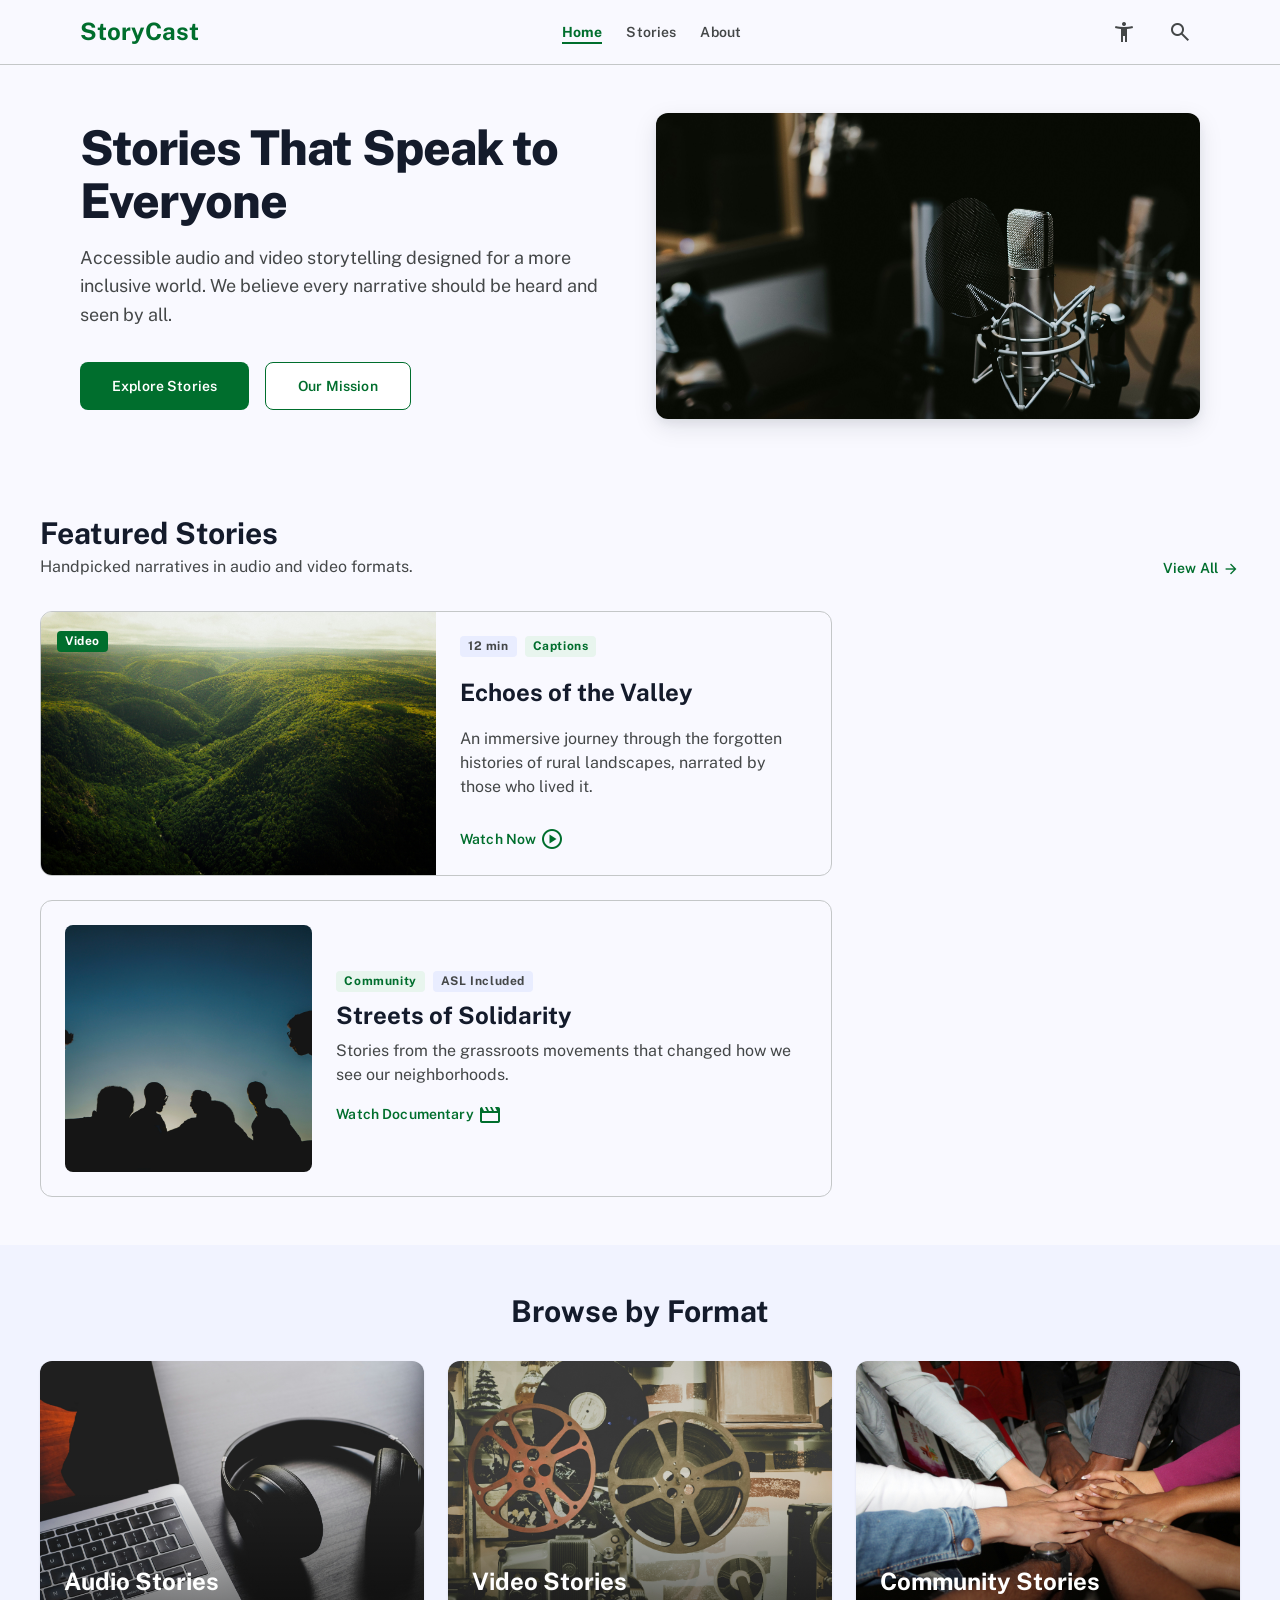
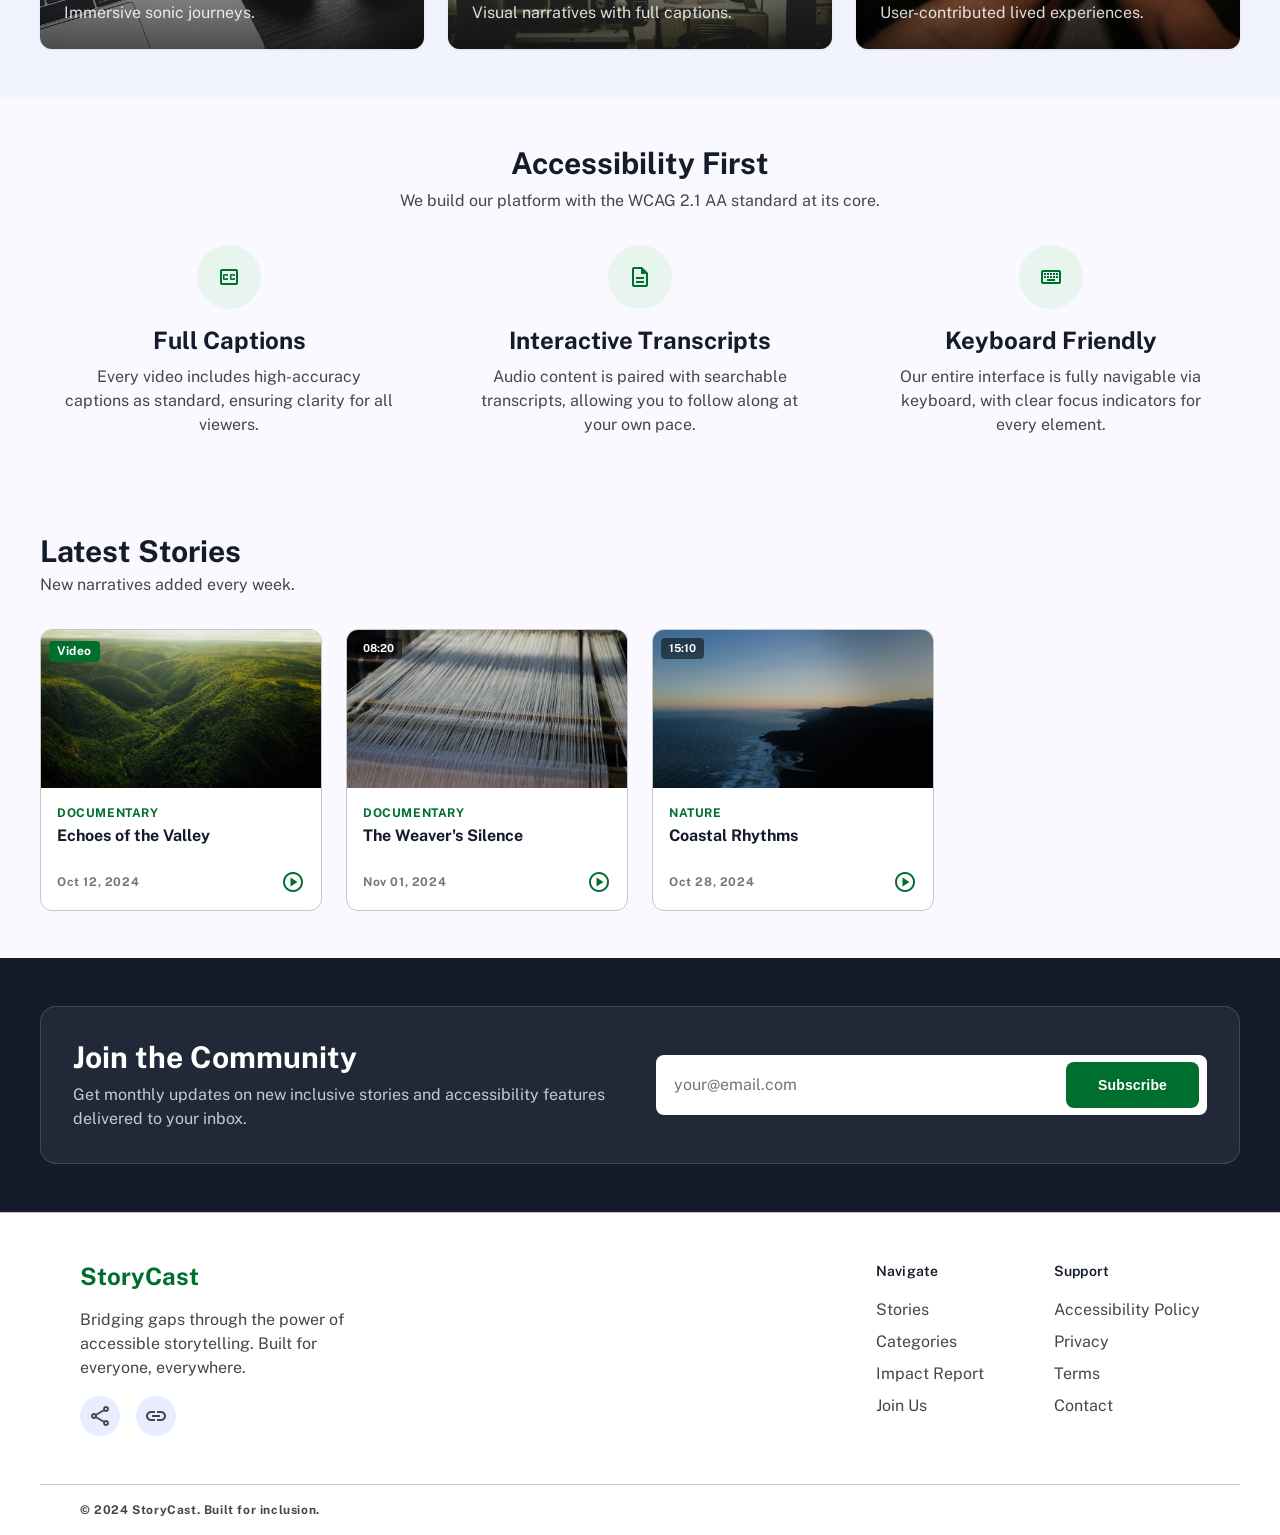
<file: index.html>
<!DOCTYPE html>
<html lang="en">
<head>
  <meta charset="UTF-8" />
  <meta name="viewport" content="width=device-width, initial-scale=1.0" />
  <meta name="description" content="StoryCast — accessible audio and video storytelling. Every story includes transcripts, captions, and keyboard-accessible media players." />
  <title>StoryCast | Stories That Speak to Everyone</title>
  <link rel="preconnect" href="https://fonts.googleapis.com" />
  <link rel="preconnect" href="https://fonts.gstatic.com" crossorigin />
  <link href="https://fonts.googleapis.com/css2?family=Public+Sans:wght@400;600;700;800&display=swap" rel="stylesheet" />
  <link href="https://fonts.googleapis.com/css2?family=Material+Symbols+Outlined:wght,FILL@100..700,0..1&display=swap" rel="stylesheet" />
  <link rel="stylesheet" href="css/main.css" />
</head>
<body>

  <a class="skip-link" href="#main-content">Skip to main content</a>

  <!-- ============================================================
       HEADER
  ============================================================ -->
  <header class="site-header" role="banner">
    <div class="container">
      <nav class="nav" aria-label="Main navigation">

        <a href="index.html" class="nav__logo" aria-label="StoryCast home">StoryCast</a>

        <ul class="nav__links" id="nav-links" role="list">
          <li><a href="index.html" class="nav__link" aria-current="page">Home</a></li>
          <li><a href="index.html#story-grid" class="nav__link">Stories</a></li>
          <li><a href="about.html" class="nav__link">About</a></li>
        </ul>

        <div class="nav__actions">
          <button class="nav__icon-btn" aria-label="Accessibility settings">
            <span class="material-symbols-outlined" aria-hidden="true">accessibility_new</span>
          </button>
          <button class="nav__icon-btn" aria-label="Search stories">
            <span class="material-symbols-outlined" aria-hidden="true">search</span>
          </button>
          <button class="nav__mobile-toggle" aria-expanded="false" aria-controls="nav-links" aria-label="Open navigation menu">
            <span class="material-symbols-outlined" aria-hidden="true">menu</span>
          </button>
        </div>

      </nav>
    </div>
    <div class="nav__mobile-menu" id="mobile-menu" role="dialog" aria-label="Mobile navigation">
      <a href="index.html" class="nav__link" aria-current="page">Home</a>
      <a href="index.html#story-grid" class="nav__link">Stories</a>
      <a href="about.html" class="nav__link">About</a>
    </div>
  </header>

  <!-- ============================================================
       MAIN
  ============================================================ -->
  <main id="main-content" tabindex="-1">

    <!-- HERO -->
    <section class="hero" aria-labelledby="hero-heading">
      <div class="hero__inner container">
        <div class="hero__content">
          <h1 class="hero__heading" id="hero-heading">Stories That Speak to Everyone</h1>
          <p class="hero__body">
            Accessible audio and video storytelling designed for a more inclusive world.
            We believe every narrative should be heard and seen by all.
          </p>
          <div class="hero__actions">
            <a href="#story-grid" class="btn btn--primary">Explore Stories</a>
            <a href="about.html" class="btn btn--outline">Our Mission</a>
          </div>
        </div>
        <div class="hero__media" aria-hidden="true">
          <div class="hero__media-inner">
            <img
              src="assets/media/hero-studio.jpg"
              alt="A professional studio setting with a microphone and camera, with soft green accent lighting and sound wave patterns in the background"
              width="640"
              height="360"
              loading="eager"
            />
          </div>
        </div>
      </div>
    </section>

    <!-- FEATURED STORIES -->
    <section class="featured" aria-labelledby="featured-heading">
      <div class="featured__inner">
        <div class="featured__header">
          <div>
            <h2 class="featured__heading" id="featured-heading">Featured Stories</h2>
            <p class="featured__sub">Handpicked narratives in audio and video formats.</p>
          </div>
          <a href="#story-grid" class="featured__view-all" aria-label="View all stories">
            View All
            <span class="material-symbols-outlined" aria-hidden="true" style="font-size:18px">arrow_forward</span>
          </a>
        </div>

        <div class="featured__grid">

          <!-- Large featured card -->
          <div class="featured__large">
            <a href="story/story-1.html" class="featured-card" aria-label="Watch Echoes of the Valley — 29 second video documentary with captions">
              <div class="featured-card__thumb">
                <img
                  src="assets/media/echoes-thumb.jpg"
                  alt="An elderly storyteller with an expressive face, seated in a sunlit room surrounded by plants"
                  width="480"
                  height="320"
                  loading="lazy"
                />
                <span class="featured-card__thumb-badge">
                  <span class="badge badge--white-solid">Video</span>
                </span>
              </div>
              <div class="featured-card__body">
                <div class="featured-card__badges">
                  <span class="badge badge--gray">12 min</span>
                  <span class="badge badge--green">Captions</span>
                </div>
                <h3 class="featured-card__title">Echoes of the Valley</h3>
                <p class="featured-card__desc">
                  An immersive journey through the forgotten histories of rural landscapes,
                  narrated by those who lived it.
                </p>
                <span class="featured-card__cta">
                  Watch Now
                  <span class="material-symbols-outlined" aria-hidden="true">play_circle</span>
                </span>
              </div>
            </a>
          </div>

          <!-- Horizontal medium card -->
          <div class="featured__horizontal">
            <a href="story/story-1.html" class="horizontal-card" aria-label="Watch Streets of Solidarity — community documentary with ASL interpretation">
              <div class="horizontal-card__thumb">
                <img
                  src="assets/media/solidarity-thumb.jpg"
                  alt="A diverse group of people in a collaborative discussion in a bright, plant-filled community center"
                  width="240"
                  height="240"
                  loading="lazy"
                />
              </div>
              <div class="horizontal-card__body">
                <div class="horizontal-card__badges">
                  <span class="badge badge--green">Community</span>
                  <span class="badge badge--gray">ASL Included</span>
                </div>
                <h3 class="horizontal-card__title">Streets of Solidarity</h3>
                <p class="horizontal-card__desc">
                  Stories from the grassroots movements that changed how we see our neighborhoods.
                </p>
                <span class="horizontal-card__cta">
                  Watch Documentary
                  <span class="material-symbols-outlined" aria-hidden="true">movie</span>
                </span>
              </div>
            </a>
          </div>

        </div>
      </div>
    </section>

    <!-- BROWSE BY FORMAT -->
    <section class="browse" aria-labelledby="browse-heading">
      <div class="browse__inner">
        <h2 class="browse__heading" id="browse-heading">Browse by Format</h2>
        <div class="browse__grid">

          <a href="#story-grid" class="browse-card" aria-label="Browse audio stories — immersive sonic journeys">
            <img
              src="assets/media/audio-category.jpg"
              alt="A high-end audio interface and studio headphones on a white desk with subtle green lighting"
              width="400"
              height="300"
              loading="lazy"
            />
            <div class="browse-card__overlay">
              <h3 class="browse-card__title">Audio Stories</h3>
              <p class="browse-card__desc">Immersive sonic journeys.</p>
            </div>
          </a>

          <a href="#story-grid" class="browse-card" aria-label="Browse video stories — visual narratives with full captions">
            <img
              src="assets/media/video-category.jpg"
              alt="A cinema camera lens on a professional set with green background elements"
              width="400"
              height="300"
              loading="lazy"
            />
            <div class="browse-card__overlay">
              <h3 class="browse-card__title">Video Stories</h3>
              <p class="browse-card__desc">Visual narratives with full captions.</p>
            </div>
          </a>

          <a href="#story-grid" class="browse-card" aria-label="Browse community stories — user-contributed lived experiences">
            <img
              src="assets/media/community-category.jpg"
              alt="A circle of diverse hands from different ages and ethnicities placed together, symbolizing community and unity"
              width="400"
              height="300"
              loading="lazy"
            />
            <div class="browse-card__overlay">
              <h3 class="browse-card__title">Community Stories</h3>
              <p class="browse-card__desc">User-contributed lived experiences.</p>
            </div>
          </a>

        </div>
      </div>
    </section>

    <!-- ACCESSIBILITY HIGHLIGHTS -->
    <section class="a11y-section" aria-labelledby="a11y-heading">
      <div class="a11y-section__inner">
        <div class="a11y-section__header">
          <h2 class="a11y-section__heading" id="a11y-heading">Accessibility First</h2>
          <p class="a11y-section__sub">We build our platform with the WCAG 2.1 AA standard at its core.</p>
        </div>
        <div class="a11y-section__grid">

          <div class="a11y-item">
            <div class="a11y-item__icon" aria-hidden="true">
              <span class="material-symbols-outlined">closed_caption</span>
            </div>
            <h3 class="a11y-item__title">Full Captions</h3>
            <p class="a11y-item__desc">
              Every video includes high-accuracy captions as standard,
              ensuring clarity for all viewers.
            </p>
          </div>

          <div class="a11y-item">
            <div class="a11y-item__icon" aria-hidden="true">
              <span class="material-symbols-outlined">description</span>
            </div>
            <h3 class="a11y-item__title">Interactive Transcripts</h3>
            <p class="a11y-item__desc">
              Audio content is paired with searchable transcripts,
              allowing you to follow along at your own pace.
            </p>
          </div>

          <div class="a11y-item">
            <div class="a11y-item__icon" aria-hidden="true">
              <span class="material-symbols-outlined">keyboard</span>
            </div>
            <h3 class="a11y-item__title">Keyboard Friendly</h3>
            <p class="a11y-item__desc">
              Our entire interface is fully navigable via keyboard,
              with clear focus indicators for every element.
            </p>
          </div>

        </div>
      </div>
    </section>

    <!-- STORY GRID -->
    <section class="featured" id="story-grid" aria-labelledby="stories-heading">
      <div class="featured__inner">
        <div class="featured__header">
          <div>
            <h2 class="featured__heading" id="stories-heading">Latest Stories</h2>
            <p class="featured__sub">New narratives added every week.</p>
          </div>
        </div>

        <ul class="featured__grid" role="list" aria-live="polite" aria-label="Story listings" style="display:grid; grid-template-columns: repeat(auto-fill, minmax(280px, 1fr)); gap: 24px;">

          <li class="related-card" data-category="documentary video">
            <a href="story/story-1.html" class="card" style="display:flex;flex-direction:column;height:100%;text-decoration:none;" aria-label="Watch Echoes of the Valley — documentary, 12 minutes, captions available">
              <div class="card__thumb" style="aspect-ratio:16/9">
                <img src="assets/media/echoes-thumb.jpg" alt="Misty green valley at sunrise with mountains in the background" width="400" height="225" loading="lazy" />
                <span class="card__thumb-badge" style="position:absolute;top:8px;left:8px">
                  <span class="badge badge--white-solid">Video</span>
                </span>
              </div>
              <div class="card__body">
                <p class="card__category">Documentary</p>
                <h3 class="card__title">Echoes of the Valley</h3>
                <p class="card__desc">The acoustic communities of the High Ridge range and the sounds that define them.</p>
                <div class="card__footer">
                  <span class="card__date">Oct 12, 2024</span>
                  <span class="material-symbols-outlined" aria-hidden="true" style="color:#006e2d;font-size:24px">play_circle</span>
                </div>
              </div>
            </a>
          </li>

          <li class="related-card" data-category="documentary video">
            <a href="story/story-1.html" class="card" style="display:flex;flex-direction:column;height:100%;text-decoration:none;" aria-label="Watch The Weaver's Silence — documentary, 8 minutes, captions available">
              <div class="card__thumb" style="aspect-ratio:16/9">
                <img src="assets/media/weavers-thumb.jpg" alt="Traditional wooden loom with colorful threads in a sunlit workshop" width="400" height="225" loading="lazy" />
                <span style="position:absolute;top:8px;left:8px;background:rgba(0,0,0,0.5);color:#fff;font-size:11px;font-weight:700;padding:2px 8px;border-radius:4px">08:20</span>
              </div>
              <div class="card__body">
                <p class="card__category">Documentary</p>
                <h3 class="card__title">The Weaver's Silence</h3>
                <p class="card__desc">An exploration into the dying art of hand-weaving in the remote northern provinces.</p>
                <div class="card__footer">
                  <span class="card__date">Nov 01, 2024</span>
                  <span class="material-symbols-outlined" aria-hidden="true" style="color:#006e2d;font-size:24px">play_circle</span>
                </div>
              </div>
            </a>
          </li>

          <li class="related-card" data-category="nature video">
            <a href="story/story-1.html" class="card" style="display:flex;flex-direction:column;height:100%;text-decoration:none;" aria-label="Watch Coastal Rhythms — nature documentary, 15 minutes, captions available">
              <div class="card__thumb" style="aspect-ratio:16/9">
                <img src="assets/media/coastal-thumb.jpg" alt="Rocky ocean cliffs at twilight with turquoise waves crashing against the shoreline" width="400" height="225" loading="lazy" />
                <span style="position:absolute;top:8px;left:8px;background:rgba(0,0,0,0.5);color:#fff;font-size:11px;font-weight:700;padding:2px 8px;border-radius:4px">15:10</span>
              </div>
              <div class="card__body">
                <p class="card__category">Nature</p>
                <h3 class="card__title">Coastal Rhythms</h3>
                <p class="card__desc">How the tides dictate the social and economic heartbeat of island communities.</p>
                <div class="card__footer">
                  <span class="card__date">Oct 28, 2024</span>
                  <span class="material-symbols-outlined" aria-hidden="true" style="color:#006e2d;font-size:24px">play_circle</span>
                </div>
              </div>
            </a>
          </li>

        </ul>
      </div>
    </section>

    <!-- NEWSLETTER -->
    <section class="newsletter" aria-labelledby="newsletter-heading">
      <div class="newsletter__inner">
        <div class="newsletter__card">
          <div class="newsletter__text">
            <h2 class="newsletter__heading" id="newsletter-heading">Join the Community</h2>
            <p class="newsletter__sub">
              Get monthly updates on new inclusive stories and accessibility
              features delivered to your inbox.
            </p>
          </div>
          <div class="newsletter__form-wrap">
            <form class="newsletter__form" id="newsletter-form" novalidate>
              <div class="newsletter__input-wrap">
                <label class="newsletter__label" for="email-address">Email address</label>
                <input
                  class="newsletter__input"
                  type="email"
                  id="email-address"
                  name="email"
                  placeholder="your@email.com"
                  required
                  aria-describedby="email-error"
                  autocomplete="email"
                />
                <button class="btn btn--primary newsletter__submit" type="submit">Subscribe</button>
              </div>
              <p class="newsletter__error" id="email-error" role="alert" aria-live="polite">
                <span class="material-symbols-outlined" aria-hidden="true" style="font-size:16px">error</span>
                Please enter a valid email address.
              </p>
            </form>
          </div>
        </div>
      </div>
    </section>

  </main>

  <!-- FOOTER -->
  <footer class="site-footer" role="contentinfo">
    <div class="footer__upper">
      <div class="footer__brand">
        <a href="index.html" class="footer__logo" aria-label="StoryCast home">StoryCast</a>
        <p class="footer__tagline">Bridging gaps through the power of accessible storytelling. Built for everyone, everywhere.</p>
        <div class="footer__social">
          <a href="#" class="footer__social-link" aria-label="Follow StoryCast on LinkedIn">
            <span class="material-symbols-outlined" aria-hidden="true">share</span>
          </a>
          <a href="#" class="footer__social-link" aria-label="Follow StoryCast on social media">
            <span class="material-symbols-outlined" aria-hidden="true">link</span>
          </a>
        </div>
      </div>
      <div class="footer__nav-grid">
        <nav aria-label="Site navigation footer links">
          <p class="footer__nav-heading">Navigate</p>
          <ul class="footer__nav-list" role="list">
            <li><a href="index.html#story-grid" class="footer__nav-link">Stories</a></li>
            <li><a href="index.html#story-grid" class="footer__nav-link">Categories</a></li>
            <li><a href="about.html" class="footer__nav-link">Impact Report</a></li>
            <li><a href="about.html#contact" class="footer__nav-link">Join Us</a></li>
          </ul>
        </nav>
        <nav aria-label="Support footer links">
          <p class="footer__nav-heading">Support</p>
          <ul class="footer__nav-list" role="list">
            <li><a href="about.html#a11y" class="footer__nav-link">Accessibility Policy</a></li>
            <li><a href="about.html" class="footer__nav-link">Privacy</a></li>
            <li><a href="about.html" class="footer__nav-link">Terms</a></li>
            <li><a href="about.html#contact" class="footer__nav-link">Contact</a></li>
          </ul>
        </nav>
      </div>
    </div>
    <div class="footer__bottom">
      <p class="footer__copy">&copy; 2024 StoryCast. Built for inclusion.</p>
    </div>
  </footer>
  <script>

    const videos = {
      "Echoes of the Valley": "assets/media/video/echoes-of-the-valley.mp4",
      "The Weaver's Silence": "assets/media/video/the-weavers-silence.mp4",
      "Coastal Rhythms": "assets/media/video/coastal-rhythms.mp4",
      "Streets of Solidarity": "assets/media/video/streets-of-solidarity.mp4"
    };
    
    
    document.querySelectorAll("a").forEach(card => {
    
      card.addEventListener("click", function(e){
    
        const title = this.querySelector(
          ".card__title, .featured-card__title, .horizontal-card__title"
        );
    
    
        if(!title) return;
    
    
        const video = videos[title.textContent.trim()];
    
    
        if(video){
    
          e.preventDefault();
    
    
          window.location.href = video;
    
        }
    
      });
    
    });
    
    </script>
  <script src="js/main.js"></script>
</body>
</html>
</file>
<file: css/main.css>
@layer base {
  *, *::before, *::after {
    box-sizing: border-box;
    margin: 0;
    padding: 0;
  }
  html {
    scroll-behavior: smooth;
  }
  @media (prefers-reduced-motion: reduce) {
    html {
      scroll-behavior: auto;
    }
  }
  body {
    font-family: "Public Sans", system-ui, -apple-system, sans-serif;
    font-size: 16px;
    font-weight: 400;
    line-height: 1.5;
    color: #141b2b;
    background-color: #f9f9ff;
    -webkit-font-smoothing: antialiased;
  }
  img {
    max-width: 100%;
    display: block;
    object-fit: cover;
  }
  a {
    color: #006e2d;
  }
  ul, ol {
    list-style: none;
  }
  h1 {
    font-size: 32px;
    font-weight: 800;
    line-height: 1.2;
  }
  @media (min-width: 768px) {
    h1 {
      font-size: 48px;
      font-weight: 800;
      line-height: 1.1;
      letter-spacing: -0.02em;
    }
  }
  h2 {
    font-size: 30px;
    font-weight: 700;
    line-height: 1.2;
  }
  h3 {
    font-size: 24px;
    font-weight: 700;
    line-height: 1.3;
  }
  @media (prefers-reduced-motion: reduce) {
    *, *::before, *::after {
      animation-duration: 0.01ms !important;
      transition-duration: 0.01ms !important;
    }
  }
}
@layer base {
  :focus-visible {
    outline: none;
    box-shadow: 0 0 0 2px #ffffff, 0 0 0 4px #2563eb;
    border-radius: 8px;
  }
  :focus:not(:focus-visible) {
    outline: none;
  }
}
@layer components {
  .skip-link {
    position: absolute;
    top: -60px;
    left: 0;
    z-index: 9999;
    background: #006e2d;
    color: #ffffff;
    padding: 8px 16px;
    font-size: 14px;
    font-weight: 600;
    text-decoration: none;
    transition: top 0.3s ease;
  }
  .skip-link:focus {
    top: 0;
  }
}
@layer layout {
  .container {
    max-width: 1200px;
    margin-inline: auto;
    padding-inline: 16px;
  }
  @media (min-width: 768px) {
    .container {
      padding-inline: 40px;
    }
  }
}
@layer components {
  .site-header {
    position: sticky;
    top: 0;
    z-index: 50;
    background: #f9f9ff;
    border-bottom: 1px solid #c4c7c8;
  }
  .nav {
    display: flex;
    align-items: center;
    justify-content: space-between;
    height: 64px;
    gap: 32px;
  }
  .nav__logo {
    font-size: 24px;
    font-weight: 700;
    line-height: 1.3;
    font-weight: 700;
    color: #006e2d;
    text-decoration: none;
    flex-shrink: 0;
  }
  .nav__links {
    display: none;
    align-items: center;
    gap: 24px;
  }
  @media (min-width: 768px) {
    .nav__links {
      display: flex;
    }
  }
  .nav__link {
    font-size: 14px;
    font-weight: 600;
    letter-spacing: 0.01em;
    color: #444748;
    text-decoration: none;
    transition: color 0.2s ease;
    padding-bottom: 2px;
  }
  .nav__link:hover {
    color: #006e2d;
  }
  .nav__link[aria-current=page] {
    color: #006e2d;
    font-weight: 700;
    border-bottom: 2px solid #006e2d;
  }
  .nav__actions {
    display: flex;
    align-items: center;
    gap: 16px;
  }
  .nav__icon-btn {
    background: none;
    border: none;
    cursor: pointer;
    padding: 8px;
    border-radius: 9999px;
    display: flex;
    align-items: center;
    justify-content: center;
    color: #444748;
    transition: background 0.2s ease;
  }
  .nav__icon-btn:hover {
    background: #f1f3ff;
  }
  .nav__icon-btn .material-symbols-outlined {
    font-size: 24px;
  }
  .nav__mobile-toggle {
    display: flex;
    background: none;
    border: none;
    cursor: pointer;
    padding: 8px;
    color: #141b2b;
  }
  @media (min-width: 768px) {
    .nav__mobile-toggle {
      display: none;
    }
  }
  .nav__mobile-menu {
    display: none;
    position: absolute;
    top: 64px;
    left: 0;
    right: 0;
    background: #f9f9ff;
    border-bottom: 1px solid #c4c7c8;
    padding: 16px 16px;
    flex-direction: column;
    gap: 16px;
    z-index: 50;
  }
  .nav__mobile-menu.is-open {
    display: flex;
  }
  .nav__mobile-menu .nav__link {
    font-size: 16px;
    padding: 8px 0;
    border-bottom: 1px solid #c4c7c8;
  }
  .nav__mobile-menu .nav__link:last-child {
    border-bottom: none;
  }
}
@layer components {
  .btn {
    display: inline-flex;
    align-items: center;
    justify-content: center;
    gap: 8px;
    padding: 16px 32px;
    font-size: 14px;
    font-weight: 600;
    letter-spacing: 0.01em;
    border-radius: 8px;
    border: none;
    cursor: pointer;
    text-decoration: none;
    transition: background 0.2s ease, transform 0.2s ease;
    line-height: 1;
  }
  .btn--primary {
    background: #006e2d;
    color: #ffffff;
  }
  .btn--primary:hover {
    background: #004d1f;
    color: #ffffff;
  }
  .btn--outline {
    background: #ffffff;
    color: #006e2d;
    border: 1px solid #006e2d;
  }
  .btn--outline:hover {
    background: #e8f5ee;
  }
  .btn--sm {
    padding: 8px 16px;
    font-size: 12px;
  }
}
@layer components {
  .badge {
    display: inline-flex;
    align-items: center;
    gap: 4px;
    padding: 2px 8px;
    font-size: 12px;
    font-weight: 700;
    letter-spacing: 0.05em;
    border-radius: 4px;
    line-height: 1.4;
  }
  .badge--green {
    background: #e8f5ee;
    color: #006e2d;
  }
  .badge--gray {
    background: #e9edff;
    color: #444748;
  }
  .badge--white-solid {
    background: #006e2d;
    color: #ffffff;
  }
}
@layer components {
  .card {
    background: #ffffff;
    border: 1px solid #c4c7c8;
    border-radius: 12px;
    overflow: hidden;
    transition: transform 0.2s ease, box-shadow 0.2s ease;
  }
  .card:hover {
    transform: translateY(-4px);
    box-shadow: 0 4px 12px rgba(20, 27, 43, 0.08), 0 2px 4px rgba(20, 27, 43, 0.04);
  }
  .card__thumb {
    position: relative;
    overflow: hidden;
    background: #e9edff;
  }
  .card__thumb img {
    width: 100%;
    height: 100%;
    object-fit: cover;
    transition: transform 0.5s ease;
  }
  .card__thumb:hover img {
    transform: scale(1.05);
  }
  .card__thumb-badge {
    position: absolute;
    top: 8px;
    left: 8px;
  }
  .card__body {
    padding: 16px;
    display: flex;
    flex-direction: column;
    flex: 1;
  }
  .card__category {
    font-size: 12px;
    font-weight: 700;
    letter-spacing: 0.05em;
    color: #006e2d;
    text-transform: uppercase;
    margin-bottom: 4px;
  }
  .card__title {
    font-size: 24px;
    font-weight: 700;
    line-height: 1.3;
    color: #141b2b;
    margin-bottom: 8px;
    line-height: 1.25;
    transition: color 0.2s ease;
  }
  .card:hover .card__title {
    color: #006e2d;
  }
  .card__desc {
    font-size: 16px;
    font-weight: 400;
    line-height: 1.5;
    color: #444748;
    display: -webkit-box;
    -webkit-line-clamp: 2;
    -webkit-box-orient: vertical;
    overflow: hidden;
  }
  .card__footer {
    margin-top: auto;
    padding-top: 16px;
    display: flex;
    align-items: center;
    justify-content: space-between;
  }
  .card__date {
    font-size: 12px;
    font-weight: 700;
    letter-spacing: 0.05em;
    color: #747878;
  }
}
@layer components {
  .hero {
    padding: 48px 16px;
  }
  @media (min-width: 768px) {
    .hero {
      padding: 48px 40px;
    }
  }
  .hero__inner {
    max-width: 1200px;
    margin-inline: auto;
    display: grid;
    gap: 32px;
    align-items: center;
  }
  @media (min-width: 768px) {
    .hero__inner {
      grid-template-columns: 1fr 1fr;
    }
  }
  .hero__content {
    z-index: 1;
  }
  .hero__heading {
    font-size: 32px;
    font-weight: 800;
    line-height: 1.2;
    color: #141b2b;
    margin-bottom: 16px;
  }
  @media (min-width: 768px) {
    .hero__heading {
      font-size: 48px;
      font-weight: 800;
      line-height: 1.1;
      letter-spacing: -0.02em;
    }
  }
  .hero__body {
    font-size: 18px;
    font-weight: 400;
    line-height: 1.6;
    color: #444748;
    margin-bottom: 32px;
    max-width: 48ch;
  }
  .hero__actions {
    display: flex;
    flex-wrap: wrap;
    gap: 16px;
  }
  .hero__media {
    display: none;
  }
  @media (min-width: 768px) {
    .hero__media {
      display: block;
    }
  }
  .hero__media-inner {
    border-radius: 12px;
    overflow: hidden;
    aspect-ratio: 16/9;
    box-shadow: 0 8px 24px rgba(20, 27, 43, 0.1), 0 4px 8px rgba(20, 27, 43, 0.06);
  }
  .hero__media-inner img {
    width: 100%;
    height: 100%;
  }
}
@layer components {
  .featured {
    padding: 48px 16px;
  }
  @media (min-width: 768px) {
    .featured {
      padding: 48px 40px;
    }
  }
  .featured__inner {
    max-width: 1200px;
    margin-inline: auto;
  }
  .featured__header {
    display: flex;
    justify-content: space-between;
    align-items: flex-end;
    margin-bottom: 32px;
    flex-wrap: wrap;
    gap: 16px;
  }
  .featured__heading {
    font-size: 30px;
    font-weight: 700;
    line-height: 1.2;
    color: #141b2b;
  }
  .featured__sub {
    font-size: 16px;
    font-weight: 400;
    line-height: 1.5;
    color: #444748;
    margin-top: 4px;
  }
  .featured__view-all {
    font-size: 14px;
    font-weight: 600;
    letter-spacing: 0.01em;
    color: #006e2d;
    text-decoration: none;
    display: flex;
    align-items: center;
    gap: 4px;
    white-space: nowrap;
  }
  .featured__view-all:hover {
    text-decoration: underline;
  }
  .featured__grid {
    display: grid;
    gap: 24px;
  }
  @media (min-width: 768px) {
    .featured__grid {
      grid-template-columns: repeat(12, 1fr);
    }
  }
  @media (min-width: 768px) {
    .featured__large {
      grid-column: span 8;
    }
  }
  @media (min-width: 768px) {
    .featured__horizontal {
      grid-column: span 8;
    }
  }
  .featured-card {
    display: flex;
    flex-direction: column;
    height: 100%;
    border: 1px solid #c4c7c8;
    border-radius: 12px;
    overflow: hidden;
    transition: transform 0.2s ease, box-shadow 0.2s ease;
    text-decoration: none;
    color: inherit;
  }
  @media (min-width: 768px) {
    .featured-card {
      flex-direction: row;
    }
  }
  .featured-card:hover {
    transform: translateY(-4px);
    box-shadow: 0 4px 12px rgba(20, 27, 43, 0.08), 0 2px 4px rgba(20, 27, 43, 0.04);
  }
  .featured-card__thumb {
    position: relative;
    overflow: hidden;
    height: 256px;
    flex-shrink: 0;
  }
  @media (min-width: 768px) {
    .featured-card__thumb {
      width: 50%;
      height: auto;
    }
  }
  .featured-card__thumb img {
    width: 100%;
    height: 100%;
    object-fit: cover;
    transition: transform 0.5s ease;
  }
  .featured-card__thumb:hover img {
    transform: scale(1.05);
  }
  .featured-card__thumb-badge {
    position: absolute;
    top: 16px;
    left: 16px;
  }
  .featured-card__body {
    padding: 24px;
    display: flex;
    flex-direction: column;
    justify-content: space-between;
    flex: 1;
  }
  .featured-card__badges {
    display: flex;
    gap: 8px;
    margin-bottom: 8px;
    flex-wrap: wrap;
  }
  .featured-card__title {
    font-size: 24px;
    font-weight: 700;
    line-height: 1.3;
    color: #141b2b;
    margin-bottom: 8px;
    transition: color 0.2s ease;
  }
  .featured-card:hover .featured-card__title {
    color: #006e2d;
  }
  .featured-card__desc {
    font-size: 16px;
    font-weight: 400;
    line-height: 1.5;
    color: #444748;
    margin-bottom: 16px;
  }
  .featured-card__cta {
    font-size: 14px;
    font-weight: 600;
    letter-spacing: 0.01em;
    color: #006e2d;
    background: none;
    border: none;
    cursor: pointer;
    display: flex;
    align-items: center;
    gap: 4px;
    padding: 0;
    transition: transform 0.2s ease;
    text-decoration: none;
  }
  .featured-card__cta:hover {
    transform: translateX(4px);
  }
  .featured-card__cta .material-symbols-outlined {
    font-size: 20px;
  }
  .horizontal-card {
    display: flex;
    flex-direction: column;
    gap: 24px;
    padding: 24px;
    border: 1px solid #c4c7c8;
    border-radius: 12px;
    height: 100%;
    transition: transform 0.2s ease, box-shadow 0.2s ease;
    text-decoration: none;
    color: inherit;
  }
  @media (min-width: 768px) {
    .horizontal-card {
      flex-direction: row;
    }
  }
  .horizontal-card:hover {
    transform: translateY(-4px);
    box-shadow: 0 4px 12px rgba(20, 27, 43, 0.08), 0 2px 4px rgba(20, 27, 43, 0.04);
  }
  .horizontal-card__thumb {
    flex-shrink: 0;
    border-radius: 8px;
    overflow: hidden;
    aspect-ratio: 16/9;
  }
  @media (min-width: 768px) {
    .horizontal-card__thumb {
      width: 33.333%;
      aspect-ratio: 1;
    }
  }
  .horizontal-card__thumb img {
    width: 100%;
    height: 100%;
    object-fit: cover;
    transition: transform 0.5s ease;
  }
  .horizontal-card__thumb:hover img {
    transform: scale(1.05);
  }
  .horizontal-card__body {
    display: flex;
    flex-direction: column;
    justify-content: center;
  }
  .horizontal-card__badges {
    display: flex;
    gap: 8px;
    margin-bottom: 8px;
  }
  .horizontal-card__title {
    font-size: 24px;
    font-weight: 700;
    line-height: 1.3;
    color: #141b2b;
    margin-bottom: 8px;
    transition: color 0.2s ease;
  }
  .horizontal-card:hover .horizontal-card__title {
    color: #006e2d;
  }
  .horizontal-card__desc {
    font-size: 16px;
    font-weight: 400;
    line-height: 1.5;
    color: #444748;
    margin-bottom: 16px;
  }
  .horizontal-card__cta {
    font-size: 14px;
    font-weight: 600;
    letter-spacing: 0.01em;
    color: #006e2d;
    background: none;
    border: none;
    cursor: pointer;
    display: inline-flex;
    align-items: center;
    gap: 4px;
    padding: 0;
    transition: transform 0.2s ease;
    text-decoration: none;
  }
  .horizontal-card__cta:hover {
    transform: translateX(4px);
  }
}
@layer components {
  .browse {
    background: #f1f3ff;
    padding: 48px 16px;
  }
  @media (min-width: 768px) {
    .browse {
      padding: 48px 40px;
    }
  }
  .browse__inner {
    max-width: 1200px;
    margin-inline: auto;
  }
  .browse__heading {
    font-size: 30px;
    font-weight: 700;
    line-height: 1.2;
    text-align: center;
    margin-bottom: 32px;
  }
  .browse__grid {
    display: grid;
    gap: 24px;
    grid-template-columns: 1fr;
  }
  @media (min-width: 768px) {
    .browse__grid {
      grid-template-columns: repeat(3, 1fr);
    }
  }
  .browse-card {
    position: relative;
    border-radius: 12px;
    overflow: hidden;
    aspect-ratio: 4/3;
    box-shadow: 0 1px 3px rgba(20, 27, 43, 0.06), 0 1px 2px rgba(20, 27, 43, 0.04);
    display: block;
    text-decoration: none;
  }
  .browse-card img {
    width: 100%;
    height: 100%;
    object-fit: cover;
    transition: transform 0.7s ease;
  }
  .browse-card:hover img {
    transform: scale(1.1);
  }
  .browse-card__overlay {
    position: absolute;
    inset: 0;
    background: linear-gradient(to top, rgba(0, 0, 0, 0.65) 0%, transparent 55%);
    display: flex;
    flex-direction: column;
    justify-content: flex-end;
    padding: 24px;
  }
  .browse-card__title {
    font-size: 24px;
    font-weight: 700;
    line-height: 1.3;
    color: #ffffff;
  }
  .browse-card__desc {
    font-size: 16px;
    font-weight: 400;
    line-height: 1.5;
    color: rgba(255, 255, 255, 0.85);
    margin-top: 4px;
  }
}
@layer components {
  .a11y-section {
    padding: 48px 16px;
  }
  @media (min-width: 768px) {
    .a11y-section {
      padding: 48px 40px;
    }
  }
  .a11y-section__inner {
    max-width: 1200px;
    margin-inline: auto;
  }
  .a11y-section__header {
    text-align: center;
    margin-bottom: 32px;
  }
  .a11y-section__heading {
    font-size: 30px;
    font-weight: 700;
    line-height: 1.2;
    margin-bottom: 8px;
  }
  .a11y-section__sub {
    font-size: 16px;
    font-weight: 400;
    line-height: 1.5;
    color: #444748;
  }
  .a11y-section__grid {
    display: grid;
    gap: 32px;
    grid-template-columns: 1fr;
  }
  @media (min-width: 768px) {
    .a11y-section__grid {
      grid-template-columns: repeat(3, 1fr);
    }
  }
  .a11y-item {
    text-align: center;
    padding: 0 24px;
  }
  .a11y-item__icon {
    width: 64px;
    height: 64px;
    background: #e8f5ee;
    color: #006e2d;
    border-radius: 9999px;
    display: flex;
    align-items: center;
    justify-content: center;
    margin: 0 auto 16px;
  }
  .a11y-item__icon .material-symbols-outlined {
    font-size: 36px;
  }
  .a11y-item__title {
    font-size: 24px;
    font-weight: 700;
    line-height: 1.3;
    margin-bottom: 8px;
  }
  .a11y-item__desc {
    font-size: 16px;
    font-weight: 400;
    line-height: 1.5;
    color: #444748;
  }
}
@layer components {
  .newsletter {
    background: #141b2b;
    padding: 48px 16px;
  }
  @media (min-width: 768px) {
    .newsletter {
      padding: 48px 40px;
    }
  }
  .newsletter__inner {
    max-width: 1200px;
    margin-inline: auto;
  }
  .newsletter__card {
    background: rgba(255, 255, 255, 0.06);
    border: 1px solid rgba(255, 255, 255, 0.15);
    border-radius: 16px;
    padding: 32px;
    display: flex;
    flex-direction: column;
    gap: 32px;
    align-items: center;
    text-align: center;
  }
  @media (min-width: 768px) {
    .newsletter__card {
      flex-direction: row;
      text-align: left;
    }
  }
  .newsletter__text {
    flex: 1;
  }
  .newsletter__heading {
    font-size: 30px;
    font-weight: 700;
    line-height: 1.2;
    color: #ffffff;
    margin-bottom: 8px;
  }
  .newsletter__sub {
    font-size: 16px;
    font-weight: 400;
    line-height: 1.5;
    color: rgba(255, 255, 255, 0.75);
  }
  .newsletter__form-wrap {
    flex: 1;
    width: 100%;
  }
  .newsletter__form {
    display: flex;
    flex-direction: column;
    gap: 8px;
    width: 100%;
  }
  .newsletter__input-wrap {
    position: relative;
    width: 100%;
  }
  .newsletter__label {
    position: absolute;
    width: 1px;
    height: 1px;
    overflow: hidden;
    clip: rect(0, 0, 0, 0);
  }
  .newsletter__input {
    width: 100%;
    background: #ffffff;
    border: 2px solid transparent;
    border-radius: 8px;
    padding: 16px;
    font-family: "Public Sans", system-ui, -apple-system, sans-serif;
    font-size: 16px;
    font-weight: 400;
    line-height: 1.5;
    color: #141b2b;
    outline: none;
    transition: border-color 0.2s ease;
  }
  .newsletter__input:focus {
    border-color: #006e2d;
  }
  .newsletter__submit {
    margin-top: 8px;
  }
  @media (min-width: 768px) {
    .newsletter__submit {
      position: absolute;
      right: 8px;
      top: 50%;
      transform: translateY(-50%);
      margin-top: 0;
    }
  }
  .newsletter__error {
    display: none;
    color: #ffdad6;
    font-size: 12px;
    margin-top: 4px;
  }
  .newsletter__error.is-visible {
    display: flex;
    align-items: center;
    gap: 4px;
  }
}
@layer components {
  .site-footer {
    background: #ffffff;
    border-top: 1px solid #c4c7c8;
  }
  .footer__upper {
    max-width: 1200px;
    margin-inline: auto;
    padding: 48px 16px;
    display: flex;
    flex-direction: column;
    gap: 24px;
  }
  @media (min-width: 768px) {
    .footer__upper {
      flex-direction: row;
      justify-content: space-between;
      padding: 48px 40px;
    }
  }
  .footer__brand {
    display: flex;
    flex-direction: column;
    gap: 16px;
    max-width: 300px;
  }
  .footer__logo {
    font-size: 24px;
    font-weight: 700;
    line-height: 1.3;
    font-weight: 700;
    color: #006e2d;
    text-decoration: none;
  }
  .footer__tagline {
    font-size: 16px;
    font-weight: 400;
    line-height: 1.5;
    color: #444748;
  }
  .footer__social {
    display: flex;
    gap: 16px;
  }
  .footer__social-link {
    padding: 8px;
    background: #e9edff;
    border-radius: 9999px;
    display: flex;
    align-items: center;
    color: #444748;
    text-decoration: none;
    transition: color 0.2s ease, background 0.2s ease;
  }
  .footer__social-link:hover {
    color: #006e2d;
    background: #e8f5ee;
  }
  .footer__social-link .material-symbols-outlined {
    font-size: 20px;
  }
  .footer__nav-grid {
    display: grid;
    grid-template-columns: repeat(2, 1fr);
    gap: 32px;
  }
  .footer__nav-heading {
    font-size: 14px;
    font-weight: 600;
    letter-spacing: 0.01em;
    color: #141b2b;
    margin-bottom: 16px;
  }
  .footer__nav-list {
    display: flex;
    flex-direction: column;
    gap: 8px;
  }
  .footer__nav-link {
    font-size: 16px;
    font-weight: 400;
    line-height: 1.5;
    color: #444748;
    text-decoration: none;
    transition: color 0.2s ease;
  }
  .footer__nav-link:hover {
    color: #006e2d;
  }
  .footer__bottom {
    max-width: 1200px;
    margin-inline: auto;
    padding: 16px 16px;
    border-top: 1px solid #c4c7c8;
    text-align: center;
  }
  @media (min-width: 768px) {
    .footer__bottom {
      text-align: left;
      padding: 16px 40px;
    }
  }
  .footer__copy {
    font-size: 12px;
    font-weight: 700;
    letter-spacing: 0.05em;
    color: #444748;
  }
}
@layer components {
  .story-header {
    max-width: 1200px;
    margin-inline: auto;
    padding: 48px 16px 24px;
  }
  @media (min-width: 768px) {
    .story-header {
      padding: 48px 40px 24px;
    }
  }
  .story-header__heading {
    font-size: 32px;
    font-weight: 800;
    line-height: 1.2;
    color: #141b2b;
    margin-bottom: 8px;
  }
  @media (min-width: 768px) {
    .story-header__heading {
      font-size: 48px;
      font-weight: 800;
      line-height: 1.1;
      letter-spacing: -0.02em;
    }
  }
  .story-header__meta {
    display: flex;
    flex-wrap: wrap;
    align-items: center;
    gap: 16px;
    font-size: 14px;
    font-weight: 600;
    letter-spacing: 0.01em;
    color: #444748;
  }
  .story-header__meta-item {
    display: flex;
    align-items: center;
    gap: 4px;
  }
  .story-header__meta-item .material-symbols-outlined {
    font-size: 18px;
  }
  .story-header__meta-dot {
    width: 4px;
    height: 4px;
    background: #c4c7c8;
    border-radius: 9999px;
    display: none;
  }
  @media (min-width: 480px) {
    .story-header__meta-dot {
      display: block;
    }
  }
  .story-layout {
    max-width: 1200px;
    margin-inline: auto;
    padding: 0 16px 48px;
    display: grid;
    gap: 24px;
    align-items: start;
  }
  @media (min-width: 768px) {
    .story-layout {
      padding: 0 40px 48px;
    }
  }
  @media (min-width: 1024px) {
    .story-layout {
      grid-template-columns: 1fr 380px;
    }
  }
  .video-player {
    position: relative;
    aspect-ratio: 16/9;
    background: #000;
    border-radius: 12px;
    overflow: hidden;
    box-shadow: 0 8px 24px rgba(20, 27, 43, 0.1), 0 4px 8px rgba(20, 27, 43, 0.06);
    border: 1px solid #c4c7c8;
    margin-bottom: 24px;
  }
  .video-player__thumb {
    position: absolute;
    inset: 0;
    background-size: cover;
    background-position: center;
  }
  .video-player__overlay {
    position: absolute;
    inset: 0;
    background: linear-gradient(0deg, rgba(0, 0, 0, 0.75) 0%, transparent 55%);
    display: flex;
    flex-direction: column;
    justify-content: flex-end;
    padding: 24px;
    opacity: 1;
    transition: opacity 0.2s ease;
  }
  .video-player__controls {
    display: flex;
    align-items: center;
    justify-content: space-between;
    width: 100%;
    color: #ffffff;
  }
  .video-player__controls-left {
    display: flex;
    align-items: center;
    gap: 16px;
  }
  .video-player__controls-right {
    display: flex;
    align-items: center;
    gap: 16px;
  }
  .video-player__play-btn {
    background: none;
    border: none;
    cursor: pointer;
    color: #ffffff;
    display: flex;
    padding: 0;
    transition: color 0.2s ease;
  }
  .video-player__play-btn:hover {
    color: #006e2d;
  }
  .video-player__play-btn .material-symbols-outlined {
    font-size: 36px;
  }
  .video-player__progress {
    width: 192px;
    height: 4px;
    background: rgba(255, 255, 255, 0.3);
    border-radius: 9999px;
    overflow: hidden;
    position: relative;
  }
  .video-player__progress-fill {
    position: absolute;
    inset: 0;
    background: #006e2d;
    width: 33%;
  }
  .video-player__time {
    font-size: 14px;
    font-weight: 600;
    letter-spacing: 0.01em;
    white-space: nowrap;
  }
  .video-player__ctrl-btn {
    background: none;
    border: none;
    cursor: pointer;
    color: #ffffff;
    display: flex;
    padding: 0;
    transition: color 0.2s ease;
  }
  .video-player__ctrl-btn:hover {
    color: #006e2d;
  }
  .video-player__ctrl-btn .material-symbols-outlined {
    font-size: 24px;
  }
  .story-description {
    margin-bottom: 24px;
  }
  .story-description__heading {
    font-size: 24px;
    font-weight: 700;
    line-height: 1.3;
    margin-bottom: 8px;
  }
  .story-description__body {
    font-size: 18px;
    font-weight: 400;
    line-height: 1.6;
    color: #444748;
    max-width: 72ch;
    line-height: 1.6;
  }
  .transcript-panel {
    background: #f1f3ff;
    border: 1px solid #c4c7c8;
    border-radius: 12px;
    padding: 24px;
    display: flex;
    flex-direction: column;
    max-height: 600px;
  }
  .transcript-panel__header {
    display: flex;
    align-items: center;
    justify-content: space-between;
    margin-bottom: 16px;
    padding-bottom: 16px;
    border-bottom: 1px solid #c4c7c8;
  }
  .transcript-panel__heading {
    font-size: 24px;
    font-weight: 700;
    line-height: 1.3;
  }
  .transcript-panel__download {
    font-size: 14px;
    font-weight: 600;
    letter-spacing: 0.01em;
    color: #006e2d;
    text-decoration: none;
    display: flex;
    align-items: center;
    gap: 4px;
    transition: text-decoration 0.2s ease;
  }
  .transcript-panel__download:hover {
    text-decoration: underline;
  }
  .transcript-panel__download .material-symbols-outlined {
    font-size: 18px;
  }
  .transcript-panel__scroll {
    overflow-y: auto;
    padding-right: 8px;
    display: flex;
    flex-direction: column;
    gap: 16px;
  }
  .transcript-panel__scroll::-webkit-scrollbar {
    width: 6px;
  }
  .transcript-panel__scroll::-webkit-scrollbar-track {
    background: #f1f1f1;
  }
  .transcript-panel__scroll::-webkit-scrollbar-thumb {
    background: #747878;
    border-radius: 10px;
  }
  .transcript-panel__entry {
    font-size: 16px;
    font-weight: 400;
    line-height: 1.5;
    color: #444748;
  }
  .transcript-panel__entry--active {
    padding: 8px;
    background: #7cf994;
    border-left: 4px solid #006e2d;
    border-radius: 0 8px 8px 0;
    color: #141b2b;
  }
  .transcript-panel__timestamp {
    font-size: 12px;
    font-weight: 700;
    letter-spacing: 0.05em;
    color: #006e2d;
    display: block;
    margin-bottom: 4px;
  }
  .transcript-panel__entry--active .transcript-panel__timestamp {
    color: #007230;
  }
  .story-pagination {
    max-width: 1200px;
    margin-inline: auto;
    padding: 32px 16px;
    border-top: 1px solid #c4c7c8;
    border-bottom: 1px solid #c4c7c8;
    margin-bottom: 48px;
    display: flex;
    flex-direction: column;
    gap: 24px;
  }
  @media (min-width: 480px) {
    .story-pagination {
      flex-direction: row;
      justify-content: space-between;
      align-items: center;
      padding: 32px 40px;
    }
  }
  .pagination-link {
    display: flex;
    align-items: center;
    gap: 16px;
    text-decoration: none;
    color: inherit;
    max-width: 280px;
  }
  .pagination-link:hover .pagination-link__label {
    color: #006e2d;
  }
  .pagination-link__icon {
    padding: 8px;
    border-radius: 9999px;
    border: 1px solid #747878;
    display: flex;
    align-items: center;
    transition: border-color 0.2s ease;
    flex-shrink: 0;
  }
  .pagination-link__icon .material-symbols-outlined {
    color: #747878;
    font-size: 24px;
  }
  .pagination-link:hover .pagination-link__icon {
    border-color: #006e2d;
  }
  .pagination-link:hover .pagination-link__icon .material-symbols-outlined {
    color: #006e2d;
  }
  .pagination-link__sup {
    font-size: 12px;
    font-weight: 700;
    letter-spacing: 0.05em;
    color: #444748;
    text-transform: uppercase;
    letter-spacing: 0.05em;
    display: block;
  }
  .pagination-link__label {
    font-size: 14px;
    font-weight: 600;
    letter-spacing: 0.01em;
    color: #141b2b;
    display: block;
    transition: color 0.2s ease;
  }
  .pagination-link--next {
    margin-left: auto;
    text-align: right;
  }
  .related {
    max-width: 1200px;
    margin-inline: auto;
    padding: 0 16px 48px;
  }
  @media (min-width: 768px) {
    .related {
      padding: 0 40px 48px;
    }
  }
  .related__heading {
    font-size: 30px;
    font-weight: 700;
    line-height: 1.2;
    margin-bottom: 24px;
  }
  .related__grid {
    display: grid;
    gap: 24px;
    grid-template-columns: 1fr;
  }
  @media (min-width: 768px) {
    .related__grid {
      grid-template-columns: repeat(2, 1fr);
    }
  }
  @media (min-width: 1024px) {
    .related__grid {
      grid-template-columns: repeat(3, 1fr);
    }
  }
  .related-card {
    container-type: inline-size;
    container-name: related-card;
  }
  @container related-card (max-width: 300px) {
    .card__desc {
      display: none;
    }
    .card__title {
      font-size: 16px;
    }
  }
}
@layer components {
  .about-hero {
    max-width: 1200px;
    margin-inline: auto;
    padding: 48px 16px;
  }
  @media (min-width: 768px) {
    .about-hero {
      padding: 48px 40px;
    }
  }
  .about-hero__inner {
    display: flex;
    flex-direction: column;
    gap: 32px;
    align-items: center;
  }
  @media (min-width: 768px) {
    .about-hero__inner {
      flex-direction: row;
    }
  }
  .about-hero__content {
    flex: 1;
  }
  .about-hero__eyebrow {
    display: inline-block;
    font-size: 12px;
    font-weight: 700;
    letter-spacing: 0.05em;
    background: #7cf994;
    color: #007230;
    border-radius: 4px;
    padding: 4px 8px;
    margin-bottom: 16px;
  }
  .about-hero__heading {
    font-size: 32px;
    font-weight: 800;
    line-height: 1.2;
    color: #141b2b;
    margin-bottom: 24px;
  }
  @media (min-width: 768px) {
    .about-hero__heading {
      font-size: 48px;
      font-weight: 800;
      line-height: 1.1;
      letter-spacing: -0.02em;
    }
  }
  .about-hero__body {
    font-size: 18px;
    font-weight: 400;
    line-height: 1.6;
    color: #444748;
    max-width: 56ch;
  }
  .about-hero__image {
    width: 100%;
    border-radius: 12px;
    overflow: hidden;
    box-shadow: 0 4px 12px rgba(20, 27, 43, 0.08), 0 2px 4px rgba(20, 27, 43, 0.04);
  }
  @media (min-width: 768px) {
    .about-hero__image {
      width: 400px;
      flex-shrink: 0;
      aspect-ratio: 1;
    }
  }
  .about-hero__image img {
    width: 100%;
    height: 100%;
    object-fit: cover;
  }
  .about-bento {
    max-width: 1200px;
    margin-inline: auto;
    padding: 0 16px 48px;
  }
  @media (min-width: 768px) {
    .about-bento {
      padding: 0 40px 48px;
    }
  }
  .about-bento__grid {
    display: grid;
    gap: 24px;
  }
  @media (min-width: 768px) {
    .about-bento__grid {
      grid-template-columns: repeat(3, 1fr);
    }
  }
  .bento-card {
    background: #ffffff;
    border: 1px solid #c4c7c8;
    border-radius: 12px;
    padding: 32px;
    box-shadow: 0 1px 3px rgba(20, 27, 43, 0.06), 0 1px 2px rgba(20, 27, 43, 0.04);
  }
  @media (min-width: 768px) {
    .bento-card--wide {
      grid-column: span 2;
    }
  }
  @media (min-width: 768px) {
    .bento-card--full {
      grid-column: span 3;
    }
  }
  .bento-card--green {
    background: #006e2d;
    color: #ffffff;
    border-color: #006e2d;
  }
  .bento-card__heading {
    font-size: 30px;
    font-weight: 700;
    line-height: 1.2;
    margin-bottom: 16px;
    color: #006e2d;
  }
  .bento-card--green .bento-card__heading {
    color: #ffffff;
  }
  .bento-card__body {
    font-size: 16px;
    font-weight: 400;
    line-height: 1.5;
    color: #444748;
    margin-bottom: 24px;
  }
  .bento-card--green .bento-card__body {
    color: rgba(255, 255, 255, 0.9);
  }
  .bento-card__tags {
    display: flex;
    flex-wrap: wrap;
    gap: 8px;
  }
  .bento-card__tag {
    padding: 8px 16px;
    background: #f1f3ff;
    border: 1px solid #c4c7c8;
    border-radius: 9999px;
    font-size: 12px;
    font-weight: 700;
    letter-spacing: 0.05em;
  }
  .bento-card__list {
    display: flex;
    flex-direction: column;
    gap: 16px;
    margin-top: 24px;
  }
  .bento-card__list-item {
    display: flex;
    align-items: flex-start;
    gap: 8px;
    font-size: 14px;
    font-weight: 600;
    letter-spacing: 0.01em;
    color: rgba(255, 255, 255, 0.95);
  }
  .bento-card__list-item .material-symbols-outlined {
    font-size: 20px;
    flex-shrink: 0;
  }
  .commitments__grid {
    display: grid;
    gap: 24px;
    grid-template-columns: 1fr;
  }
  @media (min-width: 480px) {
    .commitments__grid {
      grid-template-columns: repeat(2, 1fr);
    }
  }
  @media (min-width: 1024px) {
    .commitments__grid {
      grid-template-columns: repeat(4, 1fr);
    }
  }
  .commitments__item {
    display: flex;
    flex-direction: column;
    gap: 8px;
  }
  .commitments__icon .material-symbols-outlined {
    font-size: 36px;
    color: #006e2d;
  }
  .commitments__title {
    font-size: 14px;
    font-weight: 600;
    letter-spacing: 0.01em;
    color: #141b2b;
  }
  .commitments__desc {
    font-size: 14px;
    font-size: 16px;
    font-weight: 400;
    line-height: 1.5;
    color: #444748;
  }
  .feedback-form {
    flex: 1;
    background: #ffffff;
    border: 1px solid #c4c7c8;
    border-radius: 12px;
    padding: 32px;
    box-shadow: 0 1px 3px rgba(20, 27, 43, 0.06), 0 1px 2px rgba(20, 27, 43, 0.04);
    width: 100%;
  }
  .feedback-form__heading {
    font-size: 30px;
    font-weight: 700;
    line-height: 1.2;
    margin-bottom: 8px;
  }
  .feedback-form__intro {
    font-size: 16px;
    font-weight: 400;
    line-height: 1.5;
    color: #444748;
    margin-bottom: 32px;
  }
  .feedback-form__fields {
    display: flex;
    flex-direction: column;
    gap: 24px;
  }
  .feedback-form__field {
    display: flex;
    flex-direction: column;
    gap: 4px;
  }
  .feedback-form__label {
    font-size: 14px;
    font-weight: 600;
    letter-spacing: 0.01em;
    color: #141b2b;
  }
  .feedback-form__input, .feedback-form__textarea {
    padding: 8px 16px;
    border: 1px solid #747878;
    border-radius: 8px;
    font-family: "Public Sans", system-ui, -apple-system, sans-serif;
    font-size: 16px;
    font-weight: 400;
    line-height: 1.5;
    color: #141b2b;
    background: #ffffff;
    outline: none;
    transition: border-color 0.2s ease, box-shadow 0.2s ease;
  }
  .feedback-form__input:focus, .feedback-form__textarea:focus {
    border-color: #006e2d;
    box-shadow: 0 0 0 2px rgba(0, 110, 45, 0.15);
  }
  .feedback-form__textarea {
    resize: vertical;
    min-height: 120px;
  }
  .feedback-form__status {
    display: none;
    padding: 16px;
    border-radius: 8px;
    font-size: 16px;
    font-weight: 400;
    line-height: 1.5;
    margin-bottom: 16px;
  }
  .feedback-form__status.is-success {
    display: block;
    background: #e8f5ee;
    color: #006e2d;
  }
  .info-card {
    background: #e1e8fd;
    border: 1px solid #c4c7c8;
    border-radius: 12px;
    padding: 24px;
  }
  .info-card--dashed {
    border-style: dashed;
    background: transparent;
  }
  .info-card__heading {
    font-size: 14px;
    font-weight: 600;
    letter-spacing: 0.01em;
    color: #141b2b;
    margin-bottom: 16px;
  }
  .info-card__list {
    display: flex;
    flex-direction: column;
    gap: 16px;
  }
  .info-card__item {
    display: flex;
    align-items: center;
    gap: 16px;
  }
  .info-card__item-icon {
    color: #006e2d;
  }
  .info-card__item-icon .material-symbols-outlined {
    font-size: 24px;
  }
  .info-card__item-sup {
    font-size: 12px;
    font-weight: 700;
    letter-spacing: 0.05em;
    color: #444748;
    display: block;
  }
  .info-card__item-text {
    font-size: 16px;
    font-weight: 400;
    line-height: 1.5;
    color: #141b2b;
  }
  .info-card__item-link {
    font-size: 16px;
    font-weight: 400;
    line-height: 1.5;
    color: #006e2d;
    text-decoration: none;
  }
  .info-card__item-link:hover {
    text-decoration: underline;
  }
  .info-card__body {
    font-size: 16px;
    font-weight: 400;
    line-height: 1.5;
    color: #444748;
    font-size: 14px;
    line-height: 1.6;
  }
  .about-contact {
    max-width: 1200px;
    margin-inline: auto;
    padding: 0 16px 48px;
    display: flex;
    flex-direction: column;
    gap: 48px;
  }
  @media (min-width: 768px) {
    .about-contact {
      padding: 0 40px 48px;
    }
  }
  @media (min-width: 1024px) {
    .about-contact {
      flex-direction: row;
      align-items: flex-start;
    }
  }
  .about-sidebar {
    display: flex;
    flex-direction: column;
    gap: 24px;
    width: 100%;
  }
  @media (min-width: 1024px) {
    .about-sidebar {
      width: 320px;
      flex-shrink: 0;
    }
  }
}
@layer utilities {
  .visually-hidden {
    position: absolute;
    width: 1px;
    height: 1px;
    padding: 0;
    margin: -1px;
    overflow: hidden;
    clip: rect(0, 0, 0, 0);
    white-space: nowrap;
    border: 0;
  }
  .mt-16 {
    margin-top: 64px;
  }
}

/*# sourceMappingURL=main.css.map */
</file>
